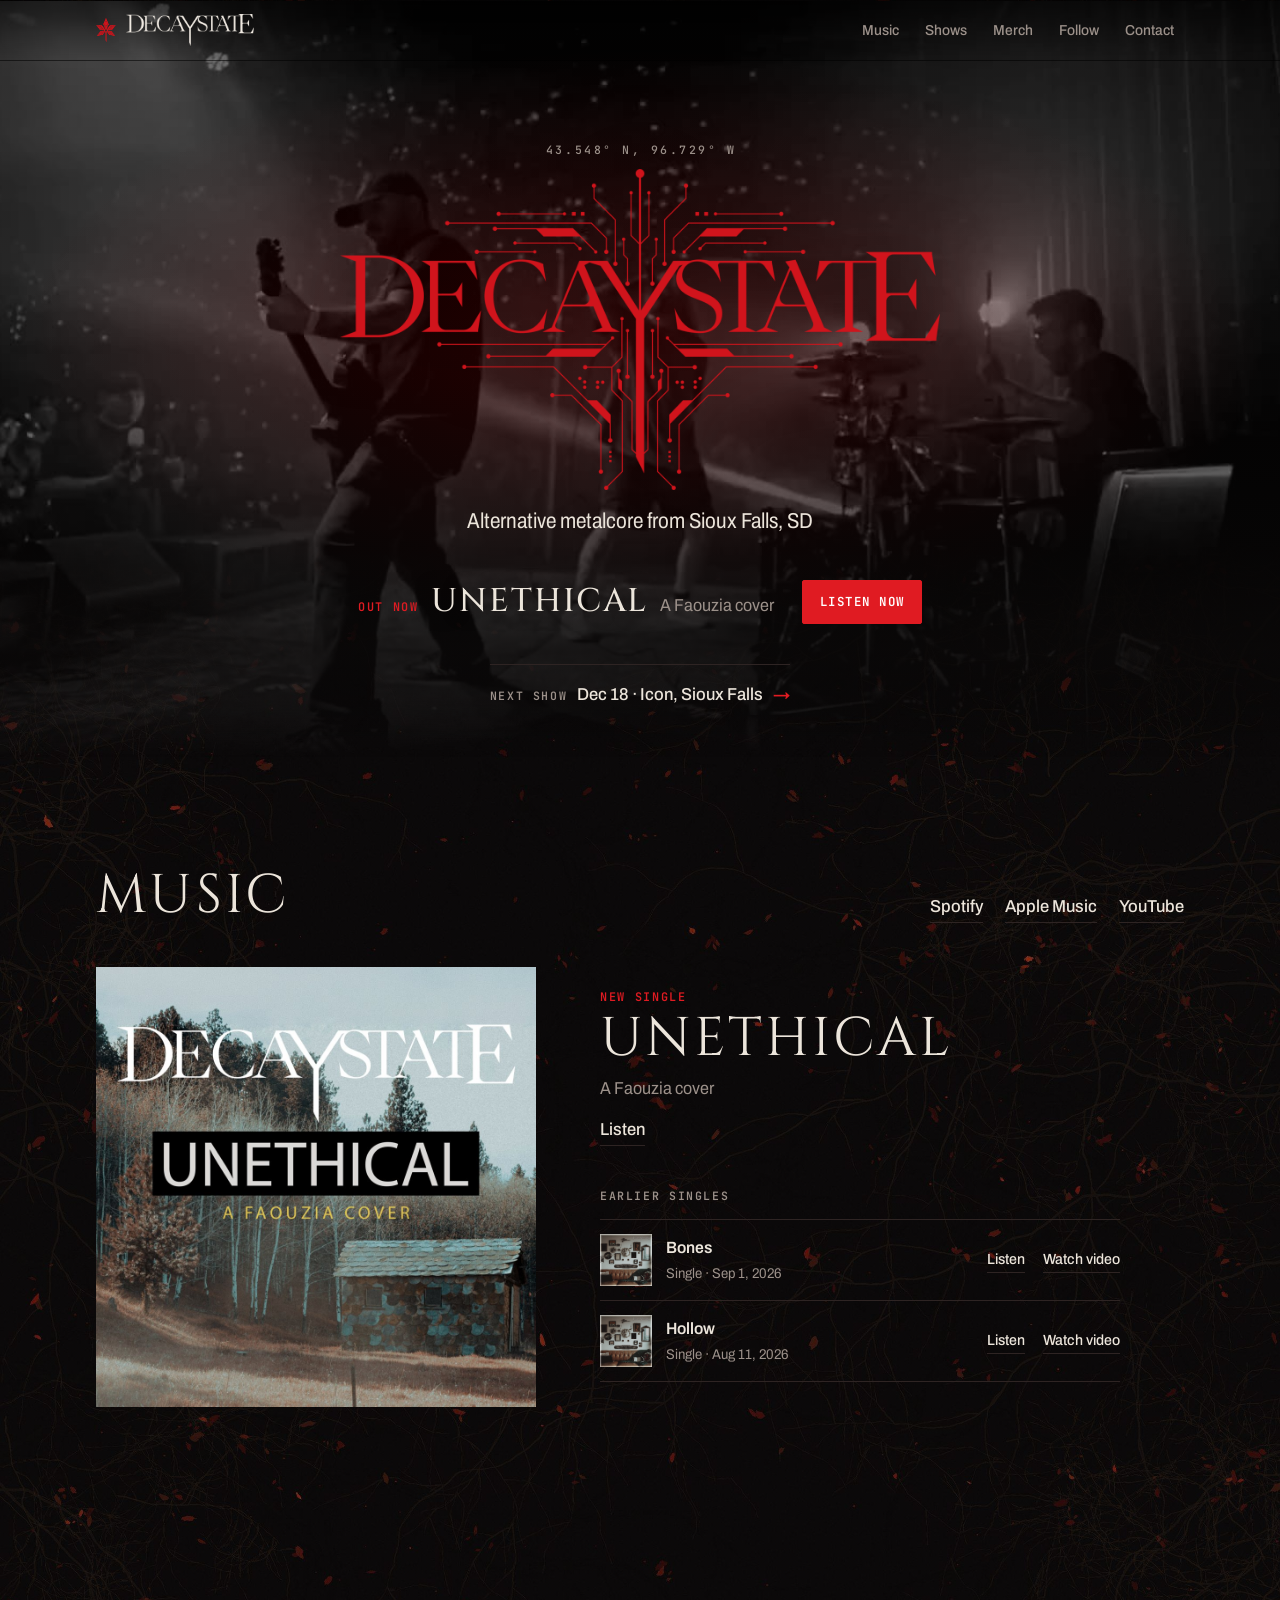
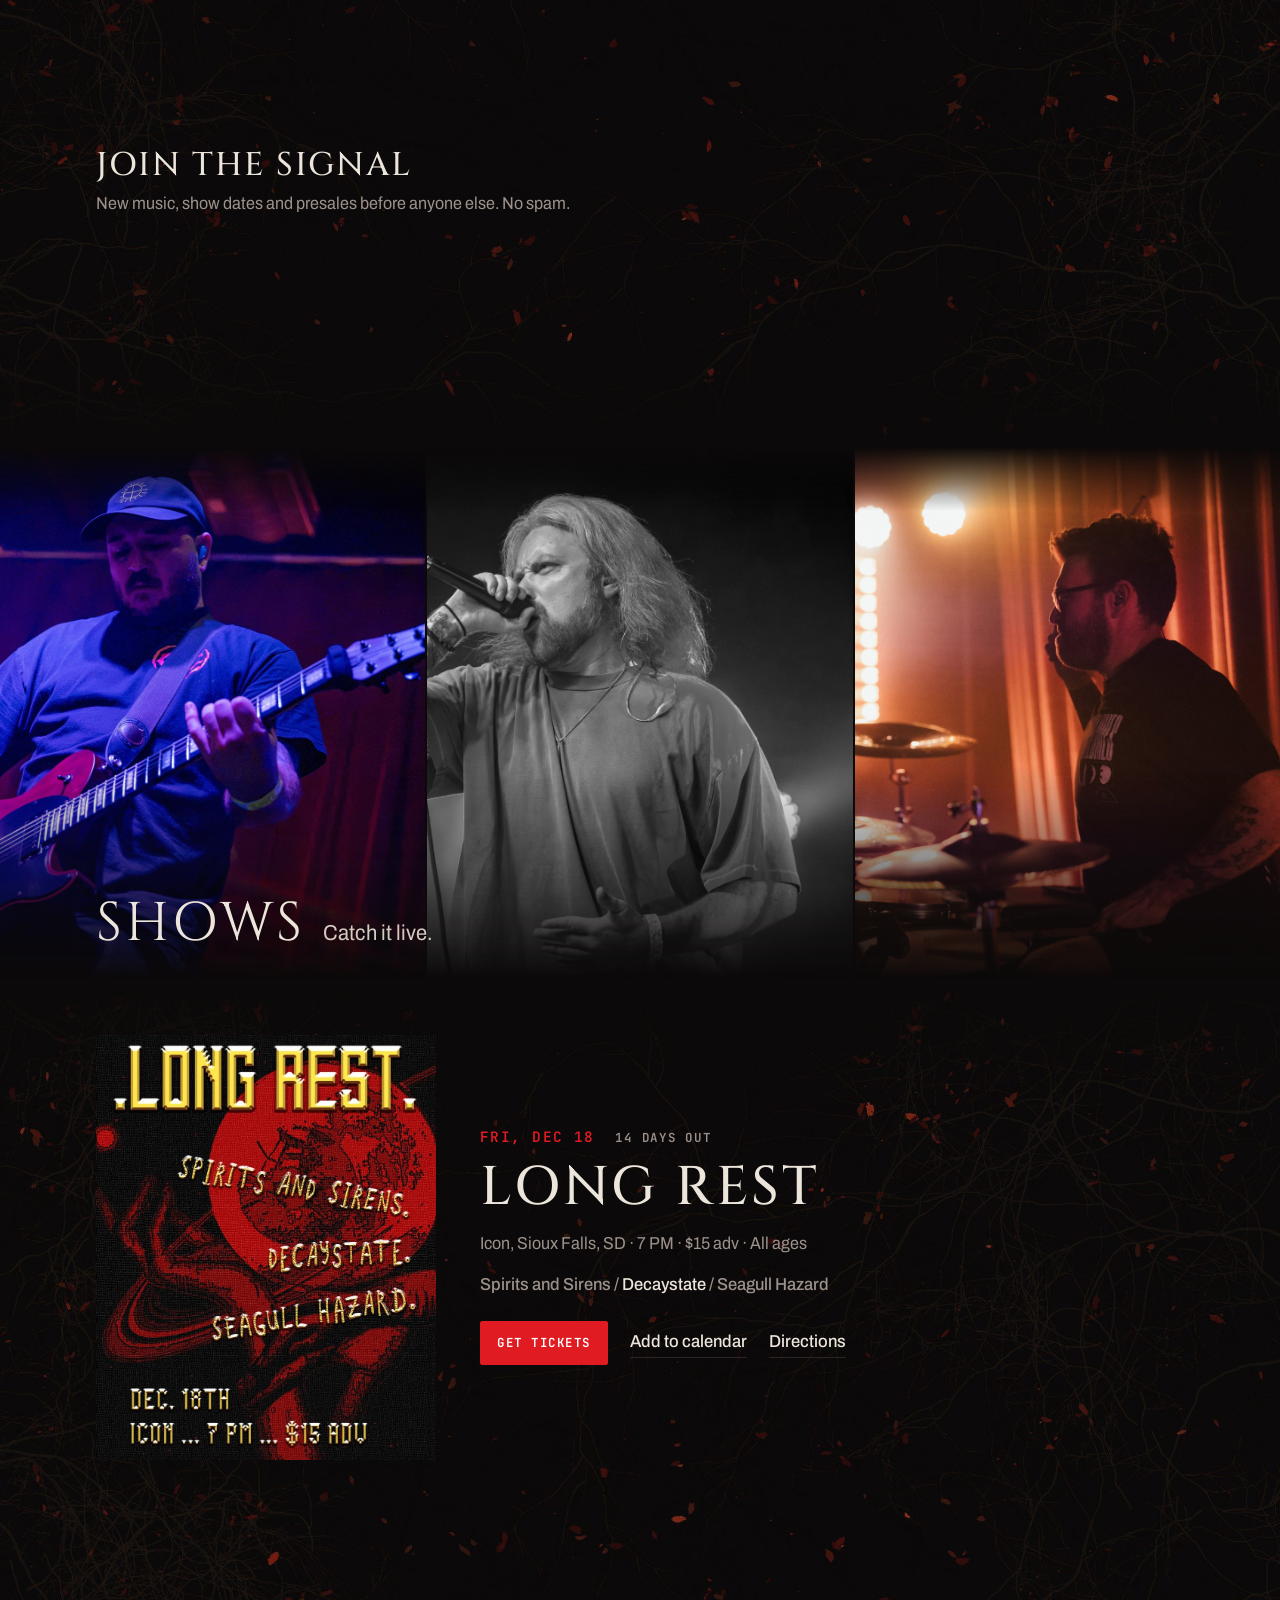
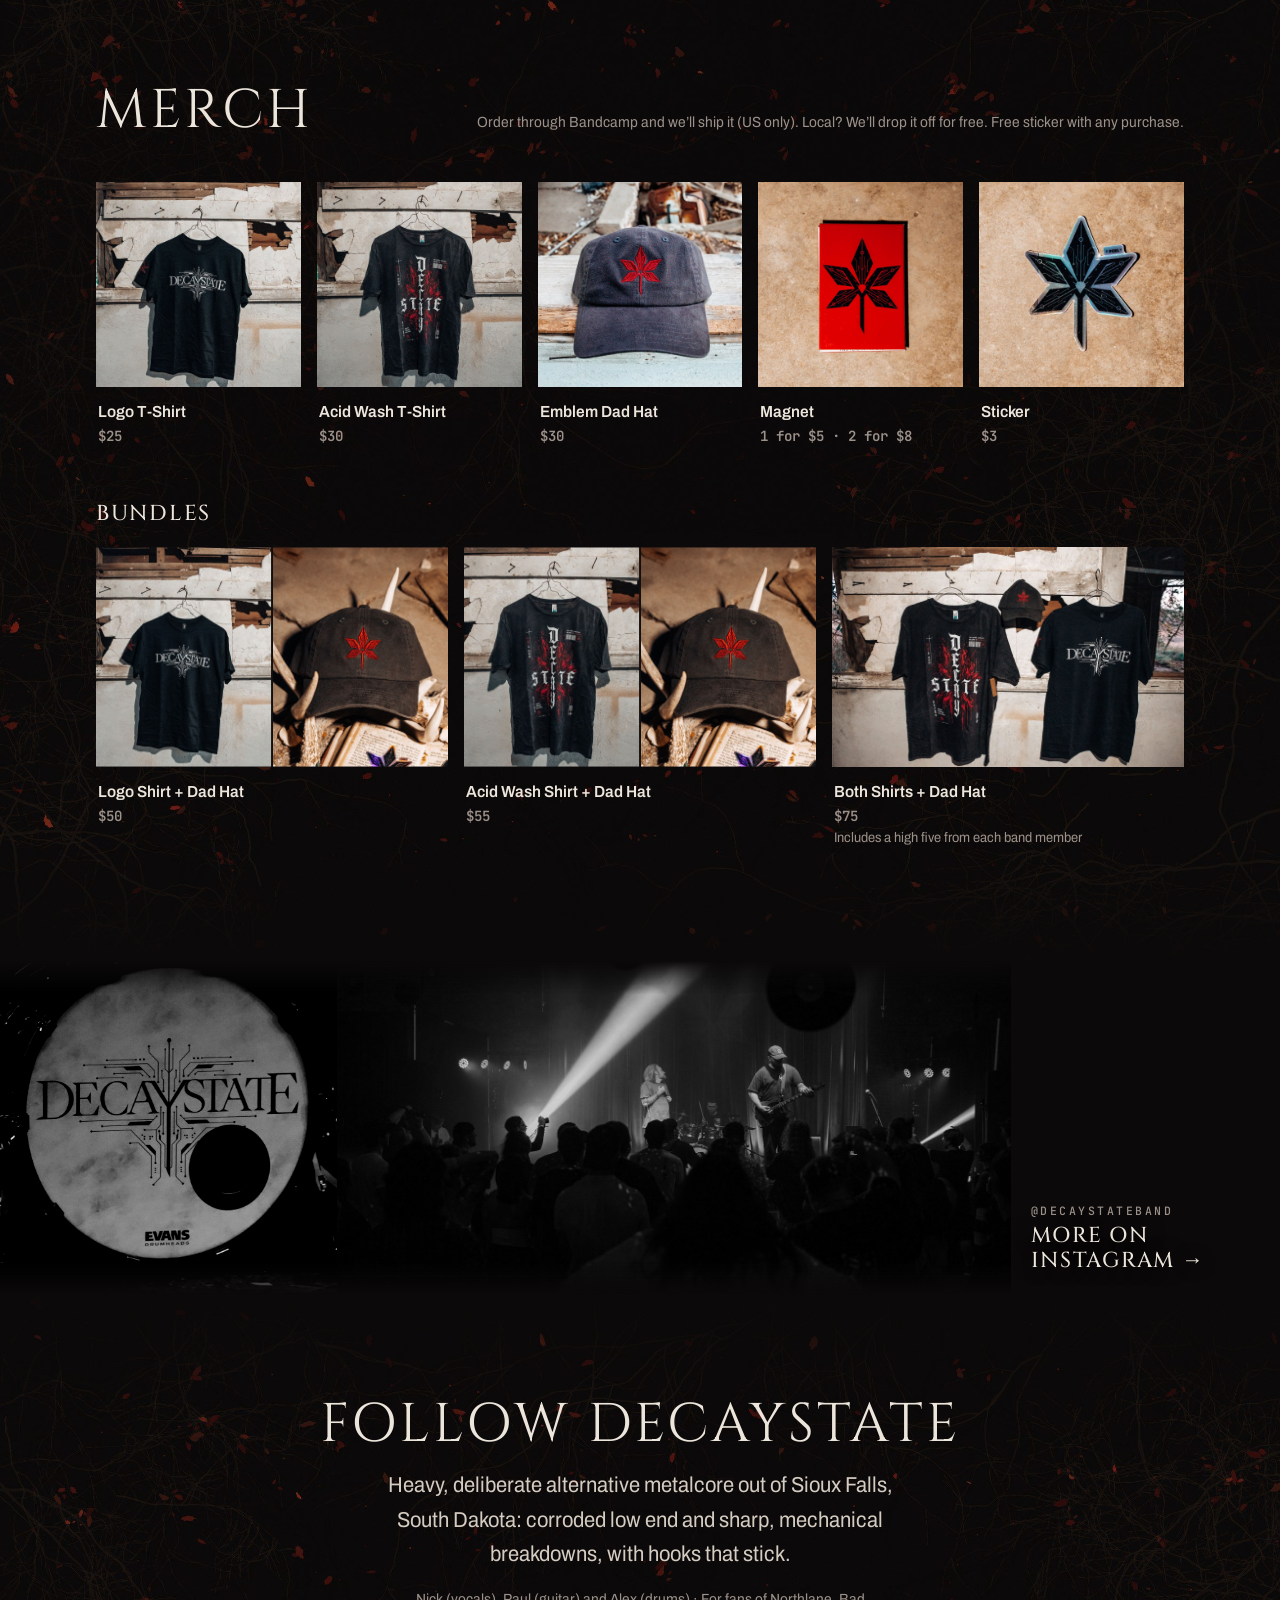
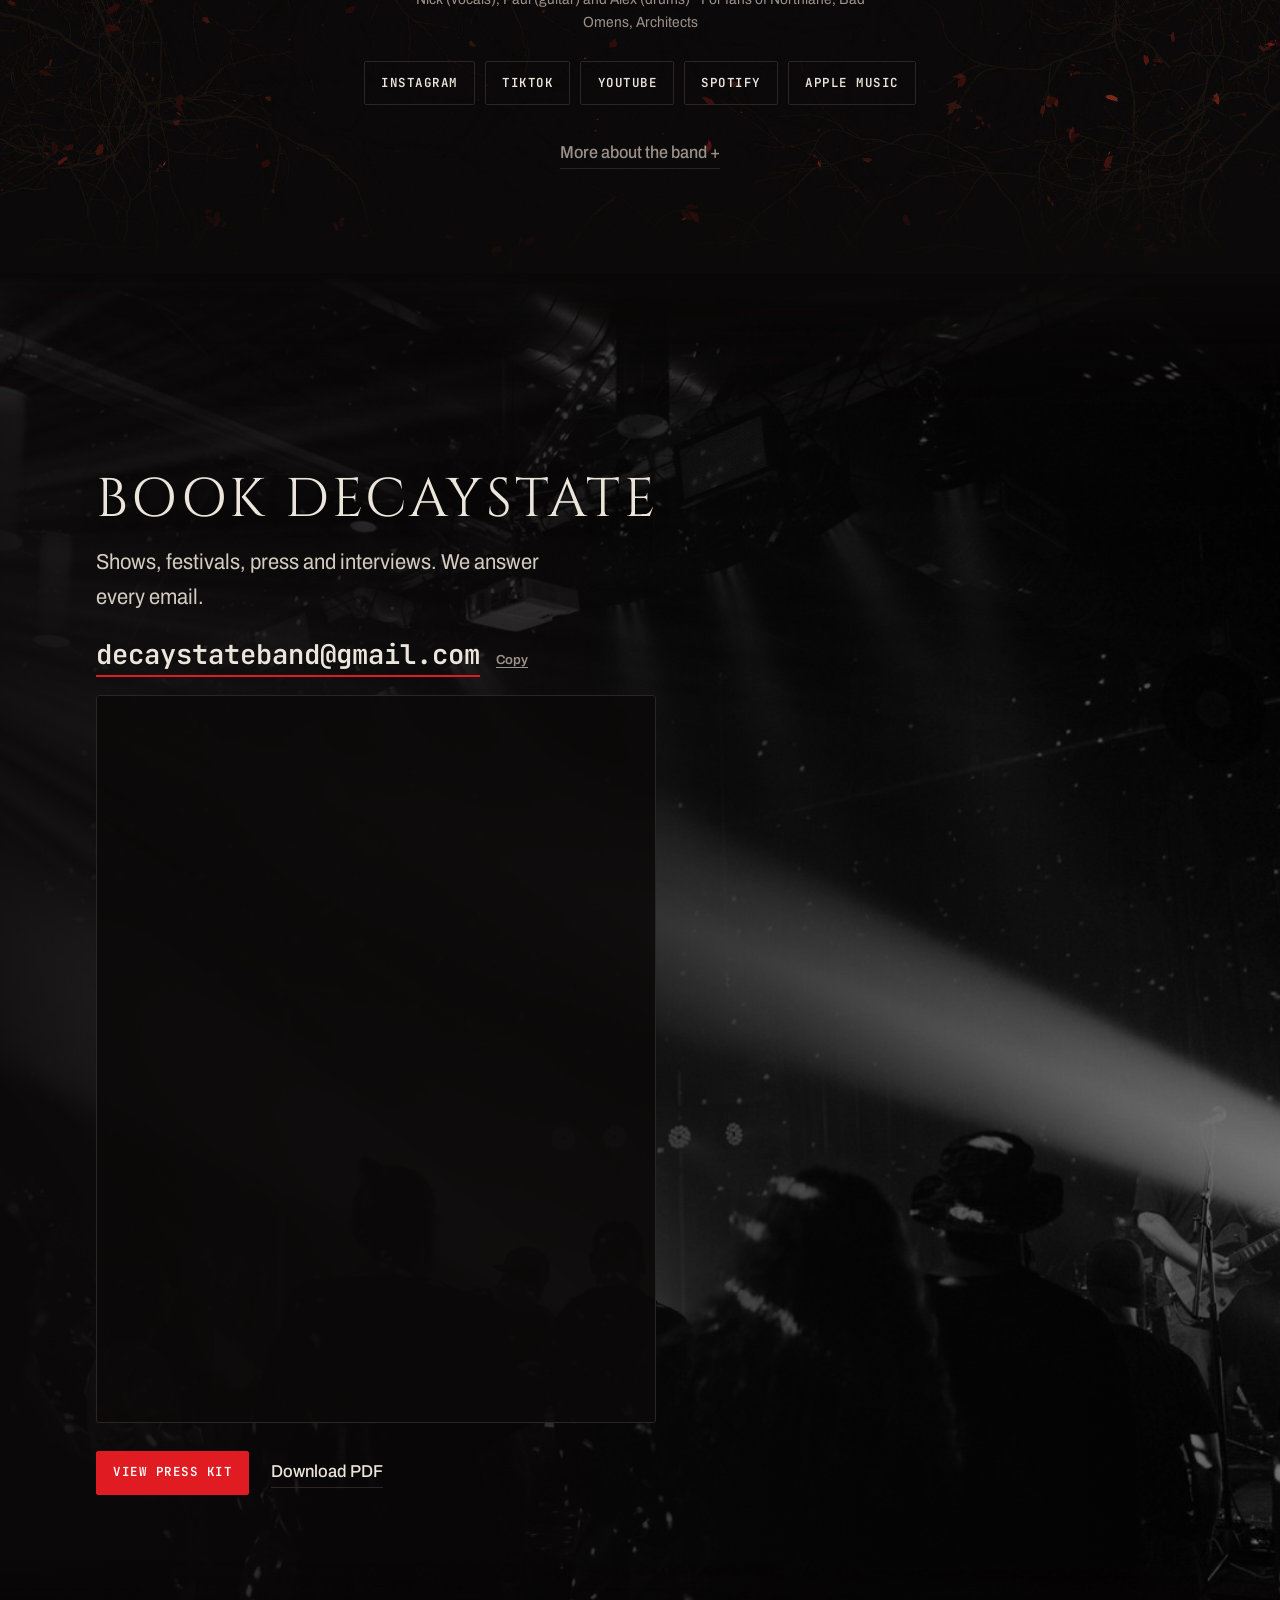
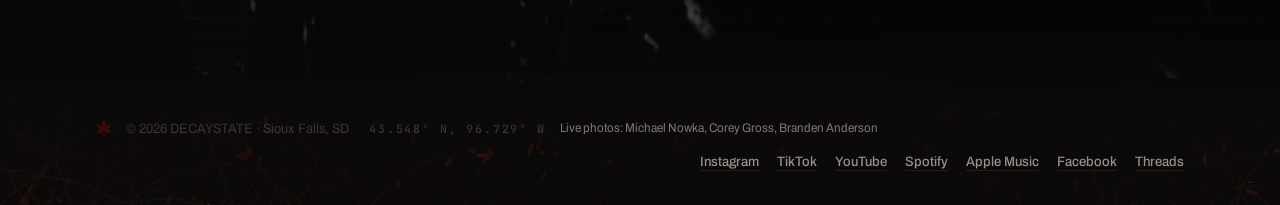
<file: index.html>
<!doctype html>
<html lang="en">
<head>
<meta charset="utf-8">
<meta name="viewport" content="width=device-width, initial-scale=1, viewport-fit=cover">
<title>DECAYSTATE | Alternative Metalcore from Sioux Falls, SD</title>
<meta name="claude:viewport-fit-sides" content="cover">
<meta name="description" content="DECAYSTATE is an alternative metalcore band from Sioux Falls, SD. New single “Unethical” (Faouzia cover) out now. Music, shows, merch and booking.">
<meta property="og:type" content="website">
<meta property="og:site_name" content="DECAYSTATE">
<meta property="og:title" content="DECAYSTATE | Alternative Metalcore from Sioux Falls, SD">
<meta property="og:description" content="New single “Unethical” out now. Shows, merch and booking.">
<link rel="canonical" href="https://decaystateband.com/">
<meta property="og:url" content="https://decaystateband.com/">
<meta property="og:image" content="https://decaystateband.com/assets/img/share.jpg?v=20261102">
<meta property="og:image:width" content="1200">
<meta property="og:image:height" content="630">
<meta name="twitter:card" content="summary_large_image">
<meta name="theme-color" content="#0b0909">
<link rel="icon" href="favicon.png">
<link rel="preconnect" href="https://fonts.googleapis.com">
<link rel="preconnect" href="https://fonts.gstatic.com" crossorigin>
<link rel="stylesheet" href="https://fonts.googleapis.com/css2?family=Archivo:wdth,wght@75..100,400..800&family=Cinzel:wght@400;500;700&family=JetBrains+Mono:wght@400;600&display=swap">
<link rel="stylesheet" href="assets/css/style.css?v=20261103f">
<script type="application/ld+json">
{
 "@context": "https://schema.org",
 "@type": "MusicGroup",
 "@id": "https://decaystateband.com/#band",
 "name": "DECAYSTATE",
 "url": "https://decaystateband.com/",
 "description": "Alternative metalcore band from Sioux Falls, South Dakota.",
 "genre": [
  "Alternative metalcore",
  "Metalcore",
  "Alternative metal"
 ],
 "image": "https://decaystateband.com/assets/img/share.jpg?v=20261102",
 "logo": "https://decaystateband.com/assets/img/logo-full-bright.png",
 "foundingDate": "2026",
 "foundingLocation": {
  "@type": "Place",
  "name": "Sioux Falls, South Dakota"
 },
 "email": "decaystateband@gmail.com",
 "member": [
  {
   "@type": "OrganizationRole",
   "roleName": "Vocals",
   "member": {
    "@type": "Person",
    "name": "Nick"
   }
  },
  {
   "@type": "OrganizationRole",
   "roleName": "Guitar",
   "member": {
    "@type": "Person",
    "name": "Paul"
   }
  },
  {
   "@type": "OrganizationRole",
   "roleName": "Drums",
   "member": {
    "@type": "Person",
    "name": "Alex"
   }
  }
 ],
 "sameAs": [
  "https://open.spotify.com/artist/7xYaNXIx3unPskGUKa6lCl",
  "https://music.apple.com/us/artist/decaystate/6791834499",
  "https://www.youtube.com/@decaystateband",
  "https://www.instagram.com/decaystateband",
  "https://www.tiktok.com/@decaystateband",
  "https://www.threads.net/@decaystateband",
  "https://linktr.ee/DECAYSTATE"
 ]
}
</script>
</head>
<body>

<a class="skip" href="#main">Skip to content</a>

<header class="nav" id="top">
  <div class="nav__in">
    <a class="nav__brand" href="#top" aria-label="DECAYSTATE home">
      <img src="assets/img/emblem-bright.png" alt="" width="22" height="27">
      <img class="nav__word" src="assets/img/logo-word-light.png" alt="DECAYSTATE" width="150" height="37">
    </a>
    <nav class="nav__links" aria-label="Sections">
      <a href="#music">Music</a>
      <a href="#shows">Shows</a>
      <a href="#merch">Merch</a>
      <a href="#follow">Follow</a>
      <a href="#contact">Contact</a>
    </nav>
    <button class="cartbtn" id="cartOpen" type="button" aria-label="Open cart">
      <span>Cart</span><b id="cartCount">0</b>
    </button>
  </div>
</header>

<main id="main">

  <!-- HERO -->
  <section class="hero" aria-label="Intro">
    <div class="hero__bg">
      <video id="heroVideo" muted loop playsinline preload="metadata" poster="assets/img/hero-poster.jpg"
        data-src="assets/video/hero.mp4" data-src-mobile="assets/video/hero-mobile.mp4"
        data-poster-mobile="assets/img/hero-poster-mobile.jpg" data-start="11.5" data-start-mobile="10" aria-label="Live footage of Decaystate at Icon"></video>
    </div>
    <div class="hero__veil" aria-hidden="true"></div>
    <div class="hero__frame" aria-hidden="true"><span class="hero__osd"><i></i>Live · Icon, Sioux Falls</span></div>
    <div class="hero__in">
      <p class="coords" data-coords></p>
      <h1 class="hero__logo"><img src="assets/img/logo-full-bright.png" alt="DECAYSTATE" width="1400" height="748"></h1>
      <p class="hero__tag"><span data-genre></span> from <span data-hometown></span></p>

      <div class="drop" id="drop">
        <p class="drop__line"><span class="drop__label" id="dropLabel">New single</span>
          <b id="dropTitle">Unethical</b> <span class="drop__note" id="dropNote">A Faouzia cover</span></p>
        <div class="count" id="count" aria-live="polite"></div>
        <div class="drop__cta" id="dropCta"></div>
      </div>
      <a class="hero__next" id="heroNext" href="#shows" hidden></a>
    </div>
  </section>

  <!-- MUSIC -->
  <section class="sec" id="music" aria-labelledby="musicH">
    <div class="wrap">
      <div class="sec__head">
        <h2 id="musicH">Music</h2>
        <p class="stream" id="streamLinks"></p>
      </div>
      <div class="releases" id="releases"></div>
    </div>
  </section>

  <!-- SIGNUP -->
  <section class="signup" id="signup" aria-labelledby="signupH" hidden>
    <div class="wrap signup__in">
      <div>
        <h2 id="signupH">Join The Signal</h2>
        <p>New music, show dates and presales before anyone else. No spam.</p>
      </div>
      <div class="signup__form ghl" id="signupForm"></div>
    </div>
  </section>

  <!-- SHOWS -->
  <section class="sec sec--ash sec--film" id="shows" aria-labelledby="showsH">
    <div class="film film--trio">
      <!-- One live still per member. To use a video clip instead, replace these three
           imgs with: <video id="liveVideo" muted loop playsinline preload="none"
           poster="assets/img/POSTER.jpg" data-src="assets/video/NEW-CLIP.mp4"></video> -->
      <img class="film__pane film__pane--gtr" src="assets/img/live-gtr.jpg" alt="Paul on guitar in red and blue stage light" loading="lazy" width="960" height="1200">
      <img class="film__pane film__pane--vox" src="assets/img/live-vox.jpg" alt="Nick singing, in black and white" loading="lazy" width="960" height="1200">
      <img class="film__pane film__pane--drm" src="assets/img/live-drm.jpg" alt="Alex behind the kit in warm orange stage light" loading="lazy" width="960" height="1200">
      <div class="wrap film__cap"><h2 id="showsH">Shows</h2><p>Catch it live.</p></div>
    </div>
    <div class="wrap">
      <div id="upcoming"></div>
    </div>
  </section>

  <!-- MERCH -->
  <section class="sec" id="merch" aria-labelledby="merchH">
    <div class="wrap">
      <div class="sec__head">
        <h2 id="merchH">Merch</h2>
        <p class="perk">Order through Bandcamp and we’ll ship it (US only). Local? We’ll drop it off for free. <span id="perk"></span></p>
      </div>
      <div class="shop" id="shop"></div>
      <h3 class="sub">Bundles</h3>
      <div class="shop shop--bundles" id="bundles"></div>
    </div>
  </section>

  <!-- PHOTOS -->
  <section class="strip" aria-label="Live photos">
    <div class="strip__track">
      <img src="assets/img/photo-0284.jpg" alt="Decaystate kick drum head" loading="lazy" width="1400" height="931">
      <img class="strip__wide" src="assets/img/crowd-wide.jpg" alt="Decaystate on stage at Icon, seen from the crowd" loading="lazy" width="1400" height="933">
      <a class="strip__more" id="igMore" href="#" target="_blank" rel="noopener"><span class="coords">@decaystateband</span><b>More on Instagram →</b></a>
    </div>
  </section>

  <!-- FOLLOW -->
  <section class="follow" id="follow" aria-labelledby="followH">
    <div class="wrap follow__in">
      <h2 id="followH">Follow DECAYSTATE</h2>
      <p class="follow__bio">Heavy, deliberate alternative metalcore out of Sioux Falls, South Dakota: corroded low end and sharp, mechanical breakdowns, with hooks that stick.</p>
      <p class="follow__line" id="followLine"></p>
      <div class="follow__links" id="followLinks"></div>
      <details class="follow__more">
        <summary>More about the band</summary>
        <p>DECAYSTATE formed in early 2026 from seasoned musicians in the Sioux Falls scene: Nick on vocals, Paul on guitar and Alex on drums. Since their first show at Icon in September, they’ve played multiple dates, including support slots with Mirrorcell, Opal in Sky and Levels.</p>
        <p>The singles <i>Hollow</i> and <i>Bones</i> are out now, a first look at where the band is headed, both sonically and visually. A cover of Faouzia’s <i>Unethical</i> followed in October, with more to come in 2027.</p>
        <p>Live, the band runs its own in-ear monitor rig and brings 15+ years of live experience to every set.</p>
        <p>“One for your playlists!” <span class="muted">Hypernova Radio, on <i>Hollow</i></span></p>
      </details>
    </div>
  </section>

</main>

<!-- BOOKING -->
<section class="book" id="contact" aria-labelledby="bookH">
  <img class="book__bg" src="assets/img/book-bg.jpg" alt="" loading="lazy">
  <div class="wrap book__in">
    <h2 class="book__h" id="bookH">Book DECAYSTATE</h2>
    <p class="book__p">Shows, festivals, press and interviews. We answer every email.</p>
    <div class="mail">
      <a class="mail__addr" id="mailLink" href="#"><span data-email></span></a>
      <button class="linkbtn" type="button" id="copyMail">Copy</button>
    </div>
    <div class="book__form ghl" id="bookForm" hidden></div>
    <div class="book__kit">
      <a class="btn" href="epk.html" data-track="epk-view">View press kit</a>
      <a class="tlink" href="assets/epk/Decaystate_EPK.pdf?v=20261103" download data-track="epk-download">Download PDF</a>
    </div>
  </div>
</section>

<footer class="foot">
  <div class="wrap foot__in">
    <img src="assets/img/emblem-bright.png" alt="" width="16" height="19">
    <span>© <span id="year"></span> DECAYSTATE · <span data-hometown></span></span>
    <span class="coords coords--foot" data-coords></span>
    <span class="credit">Live photos: Michael Nowka, Corey Gross, Branden Anderson</span>
    <ul class="social" id="social"></ul>
  </div>
</footer>

<!-- CART DRAWER -->
<div class="scrim" id="scrim" hidden></div>
<aside class="drawer" id="drawer" aria-label="Cart" aria-hidden="true">
  <div class="drawer__head">
    <h2>Your cart</h2>
    <button class="x" type="button" id="cartClose" aria-label="Close cart">×</button>
  </div>
  <div class="drawer__body" id="cartBody"></div>
  <div class="drawer__foot" id="cartFoot"></div>
</aside>

<!-- PRODUCT / CHECKOUT / FLYER DIALOG -->
<div class="modal" id="modal" role="dialog" aria-modal="true" aria-labelledby="modalTitle" hidden>
  <div class="modal__card" id="modalCard"></div>
</div>

<div class="toast" id="toast" role="status" aria-live="polite"></div>

<script src="assets/js/config.js?v=20261103e"></script>
<script src="assets/js/main.js?v=20261103d"></script>
</body>
</html>
</file>
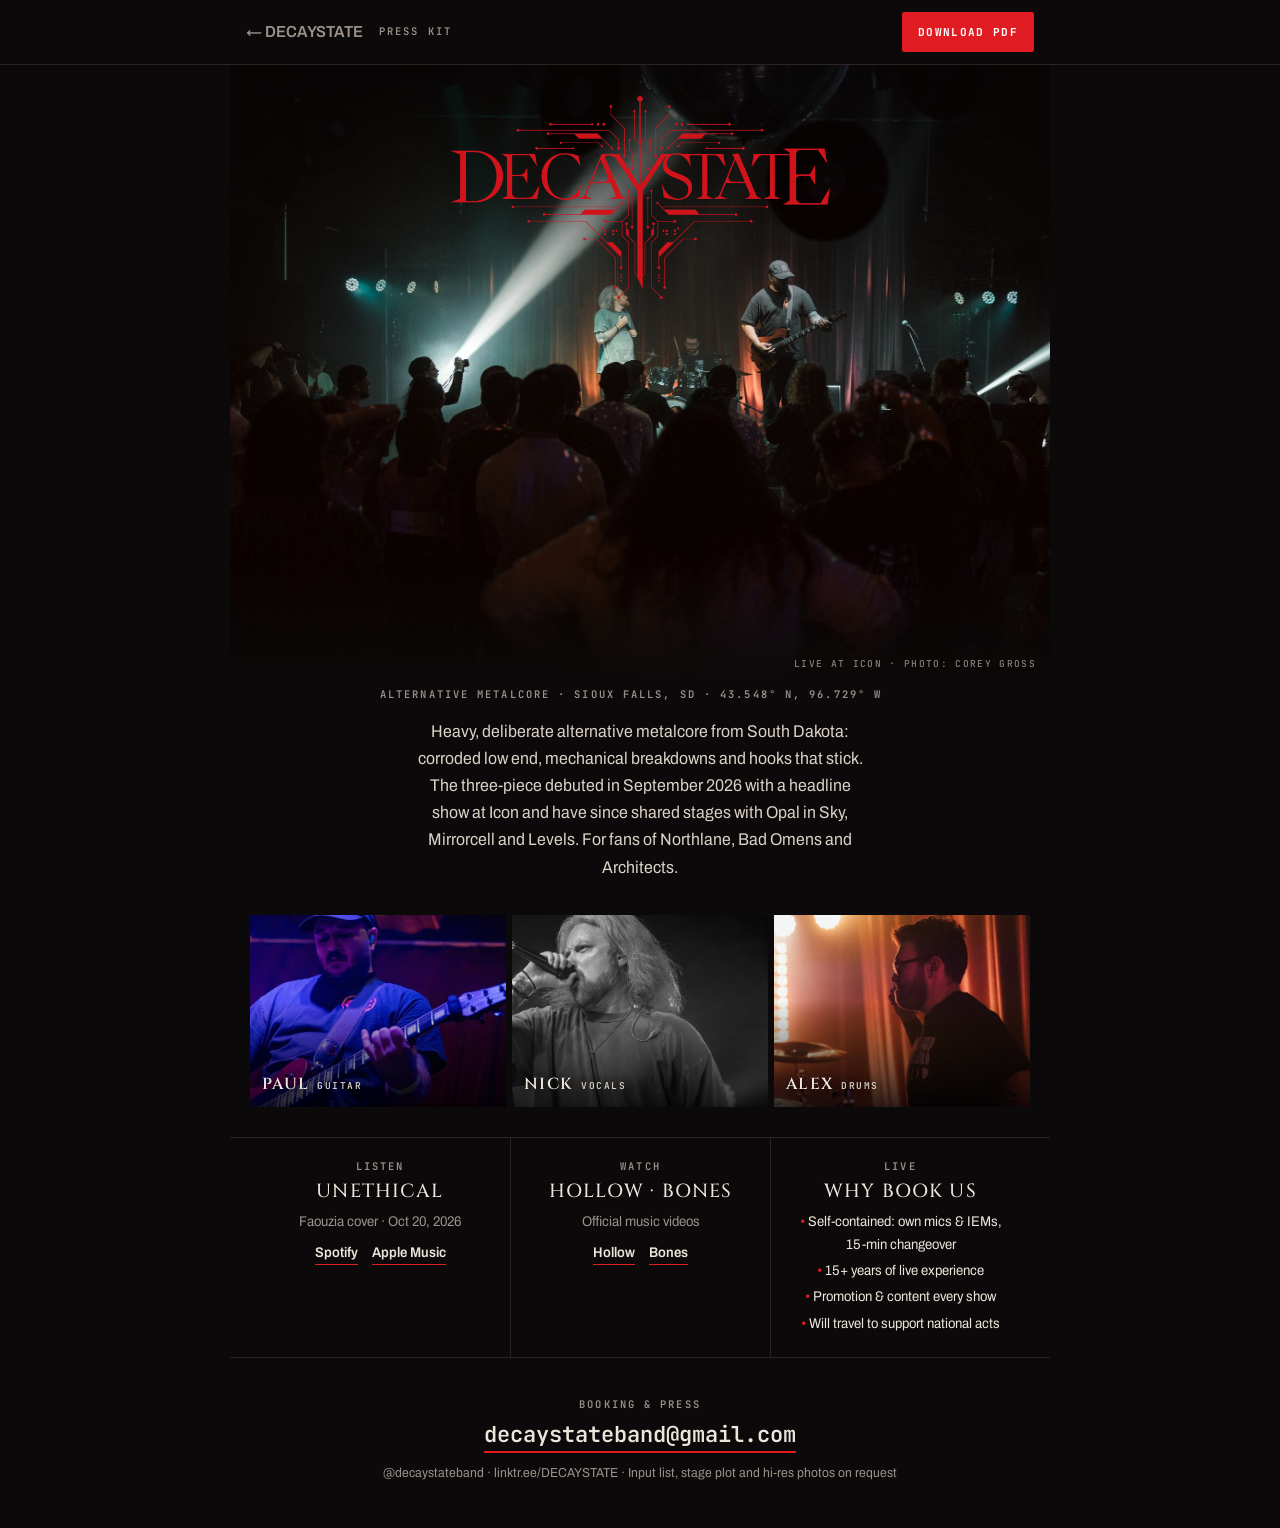
<file: epk.html>
<!doctype html>
<html lang="en">
<head>
<meta charset="utf-8">
<meta name="viewport" content="width=device-width, initial-scale=1, viewport-fit=cover">
<title>DECAYSTATE EPK</title>
<meta name="claude:viewport-fit-sides" content="cover">
<meta name="description" content="DECAYSTATE press kit: alternative metalcore from Sioux Falls, SD.">
<meta name="robots" content="noindex">
<link rel="canonical" href="https://decaystateband.com/epk.html">
<meta property="og:type" content="website">
<meta property="og:title" content="DECAYSTATE Press Kit">
<meta property="og:description" content="Alternative metalcore from Sioux Falls, SD. Music, live photos and booking contact.">
<meta property="og:url" content="https://decaystateband.com/epk.html">
<meta property="og:image" content="https://decaystateband.com/assets/img/share.jpg?v=20261102">
<meta name="twitter:card" content="summary_large_image">
<link rel="icon" href="favicon.png">
<link rel="preconnect" href="https://fonts.googleapis.com">
<link rel="preconnect" href="https://fonts.gstatic.com" crossorigin>
<link rel="stylesheet" href="https://fonts.googleapis.com/css2?family=Archivo:ital,wdth,wght@0,75..100,400..800;1,75..100,400..800&family=Cinzel:wght@400;500;700&family=JetBrains+Mono:wght@400;600&display=swap">
<style>
/* Layout concept: one page, read top to bottom in ten seconds.
   Photo, name, three sentences, three links, one email. Prints as a single Letter page. */
:root {
  --void: #0b0909; --line: #2b2221; --bone: #ece5db; --smoke: #9c918a; --signal: #e01b22;
  --f-display: "Cinzel", "Trajan Pro", Georgia, serif;
  --f-body: "Archivo", "Helvetica Neue", Arial, sans-serif;
  --f-mono: "JetBrains Mono", ui-monospace, Menlo, monospace;
  color-scheme: dark;
}
* { box-sizing: border-box; }
html, body { background: var(--void); }
body { margin: 0; color: var(--bone); font: 400 16px/1.6 var(--f-body); font-stretch: 92%; -webkit-font-smoothing: antialiased; }
img { display: block; max-width: 100%; }
a { color: inherit; text-decoration: none; }
p, h1, h2 { margin: 0; }
.mono { font: 600 10.5px/1.3 var(--f-mono); letter-spacing: .2em; text-transform: uppercase; color: var(--smoke); }

body::before { content: ""; position: fixed; inset: 0 0 auto; height: env(safe-area-inset-top, 0px); z-index: 6; background: var(--void); }
.bar { position: sticky; top: env(safe-area-inset-top, 0px); z-index: 5; background: var(--void); border-bottom: 1px solid var(--line); }
.bar__in { max-width: 820px; margin-inline: auto; padding: 12px max(16px, env(safe-area-inset-right, 0px)) 12px max(16px, env(safe-area-inset-left, 0px));
  display: flex; align-items: center; gap: 16px; }
.bar__in .back { color: var(--smoke); font-weight: 600; white-space: nowrap; }
@media (max-width: 480px) { .bar__in > .mono { display: none; } }
.bar__in .back:hover { color: var(--bone); }
.btn { margin-left: auto; display: inline-flex; align-items: center; min-height: 40px; padding: 0 16px; background: var(--signal); color: #fff;
  font: 700 11px/1 var(--f-mono); letter-spacing: .12em; text-transform: uppercase; border-radius: 2px; }
.btn:hover { background: #ff2a31; }

.sheet { max-width: 820px; margin: 0 auto; position: relative; }
.pad { padding-left: max(20px, env(safe-area-inset-left, 0px)); padding-right: max(20px, env(safe-area-inset-right, 0px)); }

.photo { position: relative; aspect-ratio: 4 / 3; overflow: hidden; background: #000; }
.photo img.shot { width: 100%; height: 100%; object-fit: cover; object-position: 50% 8%; filter: saturate(.9) contrast(1.06) brightness(1.08); }
.photo::after { content: ""; position: absolute; inset: 0;
  background: linear-gradient(180deg, rgba(5,4,4,.8) 0%, rgba(5,4,4,.25) 32%, rgba(5,4,4,0) 46%, rgba(11,9,9,0) 82%, var(--void) 100%); }
.name { position: absolute; z-index: 1; left: 0; right: 0; top: 5%; display: grid; justify-items: center; gap: 12px; text-align: center; }
.name img { width: min(380px, 70%); filter: drop-shadow(0 4px 24px rgba(0,0,0,.7)); }
.name .mono { padding-left: .2em; color: #cfc6bc; }
.cap { position: absolute; z-index: 1; right: 14px; bottom: 12px; font: 500 9.5px/1 var(--f-mono); letter-spacing: .14em; text-transform: uppercase; color: rgba(236,229,219,.55); }

.members { display: grid; grid-template-columns: repeat(3, minmax(0, 1fr)); gap: 6px; margin-top: 34px; }
.members figure { margin: 0; position: relative; }
.members img { width: 100%; aspect-ratio: 4 / 3; object-fit: cover; object-position: 50% 30%; }
.members figure::after { content: ""; position: absolute; inset: 45% 0 0; background: linear-gradient(180deg, transparent, rgba(0,0,0,.82)); }
.members figcaption { position: absolute; z-index: 1; left: 12px; bottom: 13px; display: flex; gap: 8px; align-items: baseline; text-shadow: 0 1px 10px rgba(0,0,0,.9); }
.members figcaption b { font: 600 16px/1.2 var(--f-display); letter-spacing: .08em; text-transform: uppercase; }
.members figcaption span { font: 600 9.5px/1 var(--f-mono); letter-spacing: .16em; text-transform: uppercase; color: #d6cdc3; }

.tag { text-align: center; margin-top: 8px; padding-left: .2em; }
.bio { max-width: 54ch; margin: 16px auto 0; text-align: center; font-size: 17px; line-height: 1.6; color: #d9d0c6; }
.bio b { color: var(--bone); font-weight: 600; }

.trio { display: grid; grid-template-columns: repeat(3, minmax(0, 1fr)); margin-top: 30px; border-top: 1px solid var(--line); border-bottom: 1px solid var(--line); }
.trio > div { padding: 22px 18px; display: grid; gap: 8px; align-content: start; text-align: center; }
.trio > div + div { border-left: 1px solid var(--line); }
.trio .big { font: 500 19px/1.15 var(--f-display); letter-spacing: .06em; text-transform: uppercase; }
.trio .small { font-size: 14px; color: var(--smoke); }
.trio a.small { color: var(--bone); }
.trio a:hover { color: #fff; }
.trio .links { display: flex; flex-wrap: wrap; justify-content: center; gap: 4px 14px; font-size: 14px; font-weight: 600; }
.trio .links a { border-bottom: 1px solid var(--signal); }
.offer { list-style: none; margin: 0; padding: 0; display: grid; gap: 4px; font-size: 14px; color: var(--bone); }
.offer li::before { content: "\2022\00a0"; color: var(--signal); }

.contact { margin-top: 40px; padding-bottom: 44px; display: grid; justify-items: center; gap: 10px; text-align: center; }
.contact .mail { font: 600 22px/1.2 var(--f-mono); border-bottom: 2px solid var(--signal); padding-bottom: 3px; overflow-wrap: anywhere; }
.contact .note { font-size: 13px; color: var(--smoke); }

@media (max-width: 640px) {
  .photo { aspect-ratio: 4 / 5; }
  .photo img.shot { object-position: 50% 30%; }
  .members figcaption b { font-size: 12px; }
  .members figcaption span { display: none; }
  .trio { grid-template-columns: 1fr; }
  .trio > div + div { border-left: 0; border-top: 1px solid var(--line); }
  .contact .mail { font-size: 17px; }
}

/* ---- print: one Letter page ---- */
@page { size: 8.5in 11in; margin: 0; }
@media print {
  html, body { -webkit-print-color-adjust: exact; print-color-adjust: exact; }
  .bar, body::before { display: none; }
  .sheet { width: 8.5in; height: 11in; max-width: none; margin: 0; overflow: hidden; }
  .pad { padding-left: .7in; padding-right: .7in; }
  .photo { aspect-ratio: auto; height: 4.4in; }
  .name { top: .3in; gap: .08in; }
  .name img { width: 3.1in; }
  .members { margin-top: .22in; gap: .05in; }
  .members img { aspect-ratio: auto; height: 1.38in; }
  .bio { margin-top: .12in; font-size: 14px; line-height: 1.55; max-width: 6.4in; }
  .trio { margin-top: .16in; }
  .trio > div { padding: .12in .14in; }
  .offer { font-size: 12.5px; gap: 2px; }
  .offer li { text-wrap: balance; }
  .contact { position: absolute; left: 0; right: 0; bottom: .5in; margin: 0; padding-bottom: 0; }
}
</style>
</head>
<body>

<div class="bar"><div class="bar__in">
  <a class="back" href="./">← DECAYSTATE</a>
  <span class="mono">Press kit</span>
  <a class="btn" href="assets/epk/Decaystate_EPK.pdf?v=20261103" download data-goatcounter-click="epk-page-pdf-download" data-goatcounter-title="EPK page: Download PDF">Download PDF</a>
</div></div>

<main class="sheet">
  <div class="photo">
    <img class="shot" src="assets/img/epk-cover.jpg" alt="Decaystate on stage at Icon in Sioux Falls, seen from the crowd">
    <div class="name pad">
      <img src="assets/img/logo-full-bright.png" alt="DECAYSTATE">
    </div>
    <p class="cap">Live at Icon · Photo: Corey Gross</p>
  </div>

  <p class="mono tag pad">Alternative Metalcore · Sioux Falls, SD · 43.548° N, 96.729° W</p>
  <p class="bio pad">Heavy, deliberate alternative metalcore from South Dakota: corroded low end, mechanical breakdowns and hooks that stick. The three-piece debuted in September 2026 with a headline show at Icon and have since shared stages with Opal in Sky, Mirrorcell and Levels. For fans of Northlane, Bad Omens and Architects.</p>

  <div class="members pad">
    <figure><img src="assets/img/epk-gtr.jpg" alt="Paul on guitar"><figcaption><b>Paul</b><span>Guitar</span></figcaption></figure>
    <figure><img src="assets/img/epk-vox.jpg" alt="Nick singing"><figcaption><b>Nick</b><span>Vocals</span></figcaption></figure>
    <figure><img src="assets/img/epk-drm.jpg" alt="Alex on drums"><figcaption><b>Alex</b><span>Drums</span></figcaption></figure>
  </div>

  <div class="trio pad">
    <div>
      <p class="mono">Listen</p>
      <p class="big">Unethical</p>
      <p class="small">Faouzia cover · Oct 20, 2026</p>
      <p class="links"><a href="https://open.spotify.com/album/4z0bm4hQK81RxLU7dVUUcc" data-goatcounter-click="epk-spotify">Spotify</a><a href="https://music.apple.com/us/artist/decaystate/6791834499" data-goatcounter-click="epk-apple-music">Apple Music</a></p>
    </div>
    <div>
      <p class="mono">Watch</p>
      <p class="big">Hollow · Bones</p>
      <p class="small">Official music videos</p>
      <p class="links"><a href="https://www.youtube.com/watch?v=QIzoH4O_Kco" data-goatcounter-click="epk-video-hollow">Hollow</a><a href="https://www.youtube.com/watch?v=JucNUIaQVwE" data-goatcounter-click="epk-video-bones">Bones</a></p>
    </div>
    <div>
      <p class="mono">Live</p>
      <p class="big">Why book us</p>
      <ul class="offer">
        <li>Self-contained: own mics &amp; IEMs, 15-min changeover</li>
        <li>15+ years of live experience</li>
        <li>Promotion &amp; content every show</li>
        <li>Will travel to support national acts</li>
      </ul>
    </div>
  </div>

  <div class="contact pad">
    <p class="mono">Booking &amp; press</p>
    <a class="mail" href="mailto:decaystateband@gmail.com" data-goatcounter-click="epk-booking-email">decaystateband@gmail.com</a>
    <p class="note">@decaystateband · <a href="https://linktr.ee/DECAYSTATE">linktr.ee/DECAYSTATE</a> · Input list, stage plot and hi-res photos on request</p>
  </div>
</main>

<script data-goatcounter="https://decaystate.goatcounter.com/count" async src="https://gc.zgo.at/count.js"></script>
</body>
</html>
</file>
<file: assets/css/style.css>
/* Layout concept: stage photos carry the mood; everything else stays quiet.
   One red accent, the logo's flared serif for names, a mono face only for small data. */
:root {
  --void:   #0b0909;   /* page */
  --ash:    #131010;   /* alternate band */
  --ash-2:  #1d1717;   /* raised surfaces */
  --line:   #2e2423;   /* hairlines */
  --bone:   #ece5db;   /* text */
  --smoke:  #9c918a;   /* muted text */
  --signal: #e01b22;   /* accent */
  --blood:  #9c0000;   /* logo red */

  --f-display: "Cinzel", "Trajan Pro", Georgia, serif;
  --f-body: "Archivo", "Helvetica Neue", Arial, sans-serif;
  --f-mono: "JetBrains Mono", ui-monospace, "SF Mono", Menlo, monospace;

  --s-1: .82rem;
  --s0: clamp(1rem, .96rem + .2vw, 1.08rem);
  --s1: clamp(1.15rem, 1.05rem + .4vw, 1.35rem);
  --s2: clamp(1.5rem, 1.25rem + 1vw, 2.1rem);
  --s3: clamp(2.1rem, 1.5rem + 2.4vw, 3.4rem);

  --gut-l: max(16px, env(safe-area-inset-left, 0px));
  --gut-r: max(16px, env(safe-area-inset-right, 0px));
  --nav-h: 60px;
  color-scheme: dark;
}

*, *::before, *::after { box-sizing: border-box; }
html { scroll-behavior: smooth; scroll-padding-top: calc(var(--nav-h) + 12px); background: var(--void); }
body {
  margin: 0; background: var(--void); color: var(--bone);
  font: 400 var(--s0)/1.6 var(--f-body); font-stretch: 92%;
  -webkit-font-smoothing: antialiased;
}
body::before { content: ""; position: fixed; inset: 0 0 auto; height: env(safe-area-inset-top, 0px); z-index: 60; background: var(--void); }
img { max-width: 100%; display: block; }
a { color: inherit; }
h1, h2, h3 { margin: 0; text-wrap: balance; }
p { margin: 0; }
i { font-style: italic; }
[hidden] { display: none !important; }
:focus-visible { outline: 2px solid var(--signal); outline-offset: 3px; }
.muted { color: var(--smoke); }

.skip { position: absolute; left: -999px; top: 8px; background: var(--signal); color: #fff; padding: 8px 12px; z-index: 100; }
.skip:focus { left: var(--gut-l); }
.wrap { max-width: 1120px; margin-inline: auto; padding-left: var(--gut-l); padding-right: var(--gut-r); }

/* ---------- links + buttons ---------- */
.tlink {
  color: var(--bone); text-decoration: none; font-weight: 600; font-stretch: 88%;
  border-bottom: 1px solid var(--line); padding-bottom: 1px; transition: border-color .15s, color .15s;
}
.tlink:hover { border-color: var(--signal); color: #fff; }
.linkbtn { background: none; border: 0; padding: 0; font: 600 .82rem/1 var(--f-body); color: var(--smoke); cursor: pointer; text-decoration: underline; text-underline-offset: 3px; }
.linkbtn:hover { color: var(--bone); }

.btn {
  display: inline-flex; align-items: center; justify-content: center; gap: .55em;
  min-height: 44px; padding: .7em 1.3em;
  font: 700 .78rem/1 var(--f-mono); letter-spacing: .12em; text-transform: uppercase;
  color: #fff; background: var(--signal); border: 1px solid var(--signal);
  text-decoration: none; cursor: pointer; border-radius: 2px; transition: background .15s, border-color .15s;
}
.btn:hover { background: #ff2a31; border-color: #ff2a31; }
.btn--ghost { background: transparent; color: var(--bone); border-color: var(--line); }
.btn--ghost:hover { background: var(--ash-2); border-color: var(--bone); }
.btn--sm { min-height: 36px; padding: .5em .9em; font-size: .72rem; }

/* ---------- nav ---------- */
.nav {
  position: sticky; top: env(safe-area-inset-top, 0px); z-index: 50;
  background: color-mix(in srgb, var(--void) 85%, transparent);
  backdrop-filter: blur(10px); -webkit-backdrop-filter: blur(10px);
}
.nav__in { height: var(--nav-h); max-width: 1120px; margin-inline: auto; padding-left: var(--gut-l); padding-right: var(--gut-r);
  display: flex; align-items: center; gap: 24px; }
.nav__brand { display: flex; align-items: center; gap: 10px; text-decoration: none; flex-shrink: 0; }
.nav__brand img:first-child { width: 20px; height: auto; }
.nav__word { width: 128px; height: auto; }
.nav__links { display: flex; gap: 6px; margin-left: auto; }
.nav__links a { font: 600 .9rem/1 var(--f-body); font-stretch: 88%; text-decoration: none; color: var(--smoke); padding: 10px; }
.nav__links a:hover { color: var(--bone); }
.cartbtn {
  display: inline-flex; align-items: center; gap: 8px; height: 36px; padding: 0 4px 0 10px;
  font: 600 .9rem/1 var(--f-body); font-stretch: 88%; color: var(--bone); background: none; border: 0; cursor: pointer;
}
.cartbtn b { min-width: 20px; height: 20px; display: grid; place-items: center; background: var(--signal); color: #fff; border-radius: 10px; font: 700 .7rem/1 var(--f-mono); padding: 0 5px; }

@media (max-width: 760px) {
  .nav { backdrop-filter: none; -webkit-backdrop-filter: none; background: var(--void); }
  .nav__in { justify-content: space-between; }
  .nav__links { position: fixed; left: 0; right: 0; bottom: 0; margin: 0; justify-content: space-around;
    background: var(--void); border-top: 1px solid var(--line);
    padding: 2px var(--gut-r) calc(2px + env(safe-area-inset-bottom, 0px)) var(--gut-l); z-index: 50; }
  .nav__links a { padding: 14px 6px; font-size: .85rem; }
  body { padding-bottom: 52px; }
}

/* ---------- hero ---------- */
.hero { position: relative; isolation: isolate; overflow: hidden; display: grid; align-items: end; min-height: min(84vh, 780px); }
.hero__bg { position: absolute; inset: 0; z-index: -2; }
.hero__bg { background: #000; }
.hero__bg video { width: 100%; height: 100%; object-fit: cover; object-position: 50% 40%; filter: brightness(.8); }
.hero__veil { position: absolute; inset: 0; z-index: -1;
  background:
    linear-gradient(180deg, rgba(11,9,9,.3) 0%, rgba(11,9,9,.15) 40%, rgba(11,9,9,.9) 86%, var(--void) 100%),
    radial-gradient(ellipse 70% 55% at 50% 45%, rgba(156,0,0,.32), rgba(156,0,0,0) 70%); }
.hero__in { width: 100%; max-width: 1120px; margin-inline: auto; padding: 120px var(--gut-r) 48px var(--gut-l);
  display: grid; gap: 14px; justify-items: center; text-align: center; }
.hero__logo img { width: min(600px, 90vw); height: auto; filter: drop-shadow(0 6px 30px rgba(0,0,0,.6)); }
.coords { font: 500 .72rem/1 var(--f-mono); letter-spacing: .22em; text-transform: uppercase; color: var(--smoke); font-variant-numeric: tabular-nums; }
.hero .coords { padding-left: .22em; }
.coords--foot { margin-left: 6px; letter-spacing: .16em; }
@media (max-width: 760px) { .coords--foot { margin-left: 0; } }
.hero__tag { font-size: var(--s1); font-stretch: 85%; color: var(--bone); }

.hero__next { margin-top: 26px; display: inline-flex; align-items: baseline; gap: 10px; color: var(--bone); text-decoration: none;
  font-weight: 600; font-stretch: 88%; border-top: 1px solid var(--line); padding-top: 16px; }
.hero__next span { font: 600 .72rem/1 var(--f-mono); letter-spacing: .14em; text-transform: uppercase; color: var(--smoke); }
.hero__next b { color: var(--signal); transition: transform .2s; }
.hero__next:hover b { transform: translateX(4px); }
.drop { margin-top: 28px; display: flex; flex-wrap: wrap; align-items: center; justify-content: center; gap: 14px 28px; }
.drop__line { display: flex; flex-wrap: wrap; align-items: baseline; justify-content: center; gap: 4px 12px; }
.drop__label { font: 600 .74rem/1 var(--f-mono); letter-spacing: .14em; text-transform: uppercase; color: var(--signal); }
.drop__line b { font: 700 var(--s2)/1 var(--f-display); letter-spacing: .04em; text-transform: uppercase; }
.drop__note { color: var(--smoke); }
.count { display: flex; gap: 10px; font: 600 1.05rem/1 var(--f-mono); font-variant-numeric: tabular-nums; color: var(--bone); }
.count small { font-size: .7em; color: var(--smoke); margin-left: 1px; }

/* ---------- sections ---------- */
.sec { padding-block: clamp(64px, 9vw, 112px); }
.sec--ash { background: var(--ash); }
.sec__head { display: flex; flex-wrap: wrap; align-items: baseline; justify-content: space-between; gap: 12px 24px; margin-bottom: clamp(28px, 4vw, 44px); }
.sec h2, .foot__h { font: 700 var(--s3)/1 var(--f-display); letter-spacing: .03em; text-transform: uppercase; }
.sub { font: 700 var(--s1)/1.2 var(--f-display); letter-spacing: .06em; text-transform: uppercase; margin: 56px 0 20px; }
.stream { display: flex; flex-wrap: wrap; gap: 8px 22px; }

/* ---------- music ---------- */
.releases { display: block; }
.feat { display: grid; grid-template-columns: minmax(0, 440px) minmax(0, 1fr); gap: clamp(20px, 5vw, 64px); align-items: center; }
.feat__art { display: block; overflow: hidden; background: var(--ash); }
.feat__art img { width: 100%; height: auto; aspect-ratio: 1; object-fit: cover; transition: transform .5s; }
.feat__art:hover img { transform: scale(1.03); }
.feat__body { display: grid; gap: 8px; min-width: 0; }
.feat__when { font: 600 .74rem/1 var(--f-mono); letter-spacing: .14em; text-transform: uppercase; color: var(--signal); }
.feat__t { font: 700 var(--s3)/1 var(--f-display); letter-spacing: .03em; text-transform: uppercase; }
.feat__note { color: var(--smoke); }
.rel__links { display: flex; flex-wrap: wrap; gap: 6px 18px; margin-top: 6px; }
.cat__h { margin-top: 36px; font: 600 .72rem/1 var(--f-mono); letter-spacing: .14em; text-transform: uppercase; color: var(--smoke); }
.cat { list-style: none; padding: 0; margin: 10px 0 0; display: grid; max-width: 520px; }
.cat__row { display: grid; grid-template-columns: 52px minmax(0, 1fr) auto; gap: 14px; align-items: center; padding: 14px 0; border-top: 1px solid var(--line); }
.cat__row:last-child { border-bottom: 1px solid var(--line); }
.cat__row img { width: 52px; height: 52px; object-fit: cover; filter: grayscale(.4) brightness(.85); }
.cat__main { display: grid; gap: 2px; min-width: 0; }
.cat__main b { font-weight: 700; font-stretch: 88%; font-size: 1.02rem; }
.cat__main span { color: var(--smoke); font-size: .88rem; }
.cat__row .rel__links { margin: 0; justify-content: flex-end; font-size: .92rem; }
@media (max-width: 760px) { .feat { grid-template-columns: 1fr; } .feat__art { max-width: 440px; } }
@media (max-width: 560px) {
  .cat__row { grid-template-columns: 44px minmax(0, 1fr); }
  .cat__row img { width: 44px; height: 44px; }
  .cat__row .rel__links { grid-column: 2; justify-content: flex-start; }
}

/* ---------- shows ---------- */
.sec--film { padding-top: 0; }
.film { position: relative; margin-bottom: clamp(36px, 5vw, 56px); background: #000; }
.film video { display: block; width: 100%; height: auto; aspect-ratio: 2.39 / 1; object-fit: cover; max-height: 70vh; }
.film::after { content: ""; position: absolute; inset: 0; pointer-events: none;
  background: linear-gradient(180deg, rgba(11,9,9,.35) 0%, transparent 35%, transparent 55%, var(--ash) 100%); }
.film__cap { position: absolute; left: 0; right: 0; bottom: clamp(10px, 3vw, 28px); z-index: 1; display: flex; flex-wrap: wrap; align-items: baseline; gap: 8px 18px; }
.film__cap p { color: #d4cbc1; font-size: var(--s1); }
@media (max-width: 600px) { .film video { aspect-ratio: 16 / 9; } }
.show { display: grid; grid-template-columns: 200px 1fr; gap: clamp(20px, 4vw, 44px); align-items: center; }
.show__flyer { padding: 0; border: 0; background: none; cursor: zoom-in; display: block; }
.show__flyer img { width: 100%; height: auto; }
.show__body { display: grid; gap: 10px; min-width: 0; }
.show__date { font: 600 .9rem/1 var(--f-mono); letter-spacing: .1em; text-transform: uppercase; color: var(--signal); }
.show__t { font: 700 var(--s2)/1.05 var(--f-display); letter-spacing: .04em; text-transform: uppercase; }
.show__where { color: var(--smoke); }
.lineup { font-weight: 600; font-stretch: 88%; color: var(--smoke); }
.lineup .us { color: var(--bone); }
.show__cta { display: flex; flex-wrap: wrap; align-items: center; gap: 12px 22px; margin-top: 8px; }
.soon { font-size: .92rem; color: var(--smoke); }
.empty { color: var(--smoke); }
@media (max-width: 600px) { .show { grid-template-columns: 1fr; } .show__flyer { max-width: 260px; } }

/* ---------- merch ---------- */
.perk { color: var(--smoke); font-size: .92rem; }
.shop { display: grid; grid-template-columns: repeat(auto-fill, minmax(min(100%, 200px), 1fr)); gap: 16px; }
.shop--bundles { grid-template-columns: repeat(auto-fill, minmax(min(100%, 280px), 1fr)); }
.item { display: grid; grid-template-rows: auto 1fr; background: none; border: 0; text-align: left; color: inherit; font: inherit; padding: 0; cursor: pointer; }
.item:hover .item__img img { transform: scale(1.04); }
.item__img { aspect-ratio: 1; overflow: hidden; max-width: 100%; background: #121010; }
.item__img img { width: 100%; height: 100%; object-fit: cover; transition: transform .5s; }
.item__body { display: grid; align-content: start; gap: 2px; padding: 12px 2px 0; }
.item__name { font-weight: 700; font-stretch: 88%; font-size: 1rem; }
.item__price { font: 600 .88rem/1.3 var(--f-mono); color: var(--smoke); font-variant-numeric: tabular-nums; }
.item__note { font-size: .86rem; color: var(--smoke); }
.item--bundle .item__img { aspect-ratio: 16 / 10; }
@media (max-width: 600px) { .shop:not(.shop--bundles) { grid-template-columns: 1fr 1fr; gap: 14px; } }

/* ---------- band ---------- */
.band__photo { margin: 0 0 clamp(32px, 5vw, 56px); }
.band__photo img { width: 100%; height: auto; aspect-ratio: 1800 / 1223; object-fit: cover; }
.band { display: grid; grid-template-columns: 1.4fr 1fr; gap: clamp(28px, 6vw, 80px); align-items: start; }
.band__copy { display: grid; gap: 18px; min-width: 0; max-width: 62ch; }
.lede { font-size: var(--s1); line-height: 1.5; }
.band__copy p:not(.lede) { color: #d4cbc1; }
.facts { margin: 0; display: grid; gap: 22px; padding-top: 6px; }
.facts dt { font: 600 .72rem/1 var(--f-mono); letter-spacing: .14em; text-transform: uppercase; color: var(--smoke); margin-bottom: 8px; }
.facts dd { margin: 0; line-height: 1.55; }
@media (max-width: 820px) { .band { grid-template-columns: 1fr; } }

/* ---------- strip ---------- */
.strip { overflow: hidden; }
.strip__track { display: grid; grid-template-columns: repeat(6, minmax(0, 1fr)); }
.strip__track img { width: 100%; aspect-ratio: 3 / 4; object-fit: cover; filter: grayscale(1) contrast(1.08) brightness(.85); transition: filter .4s; }
.strip__track img:hover { filter: none; }
@media (max-width: 760px) { .strip__track { grid-template-columns: repeat(3, minmax(0, 1fr)); } }

/* ---------- booking ---------- */
.book { position: relative; isolation: isolate; overflow: hidden; padding-block: clamp(96px, 16vw, 200px); }
.book__bg { position: absolute; inset: 0; width: 100%; height: 100%; object-fit: cover; z-index: -2; filter: grayscale(1) contrast(1.1) brightness(.6); object-position: 50% 60%; }
.book::before { content: ""; position: absolute; inset: 0; z-index: -1;
  background: linear-gradient(90deg, rgba(11,9,9,.92) 0%, rgba(11,9,9,.6) 55%, rgba(11,9,9,.25) 100%),
              linear-gradient(180deg, var(--void) 0%, transparent 18%, transparent 82%, var(--void) 100%); }
.book__in { display: grid; gap: 18px; justify-items: start; }
.book__h { font: 700 var(--s3)/1 var(--f-display); letter-spacing: .03em; text-transform: uppercase; }
.book__p { font-size: var(--s1); color: #d4cbc1; max-width: 40ch; }
.mail { display: flex; flex-wrap: wrap; align-items: baseline; gap: 16px; margin-top: 6px; }
.mail__addr { font: 600 clamp(1.05rem, .8rem + 1.4vw, 1.7rem)/1.2 var(--f-mono); color: var(--bone); text-decoration: none; overflow-wrap: anywhere;
  border-bottom: 2px solid var(--signal); padding-bottom: 4px; user-select: all; }

/* ---------- footer ---------- */
.foot { border-top: 1px solid var(--line); }
.foot__in { display: flex; flex-wrap: wrap; align-items: center; gap: 12px 14px; padding-block: 22px 28px; font-size: .85rem; color: var(--smoke); }
.social { list-style: none; padding: 0; margin: 0 0 0 auto; display: flex; flex-wrap: wrap; gap: 6px 18px; }
@media (max-width: 760px) { .social { margin-left: 0; width: 100%; } }

/* ---------- drawer ---------- */
.scrim { position: fixed; inset: 0; background: rgba(0,0,0,.6); z-index: 70; }
.drawer { position: fixed; top: 0; right: 0; bottom: 0; z-index: 80; width: min(420px, 100%);
  display: grid; grid-template-rows: auto 1fr auto; background: var(--ash); border-left: 1px solid var(--line);
  padding-top: env(safe-area-inset-top, 0px); padding-bottom: env(safe-area-inset-bottom, 0px); padding-right: env(safe-area-inset-right, 0px);
  transform: translateX(105%); transition: transform .28s ease; visibility: hidden; }
.drawer.open { transform: none; visibility: visible; }
.drawer__head { display: flex; align-items: center; justify-content: space-between; padding: 18px 20px; border-bottom: 1px solid var(--line); }
.drawer__head h2 { font: 700 1.3rem/1 var(--f-display); text-transform: uppercase; letter-spacing: .05em; }
.drawer__body { overflow-y: auto; padding: 8px 20px; }
.drawer__foot { padding: 18px 20px 22px; border-top: 1px solid var(--line); display: grid; gap: 12px; }
.x { width: 40px; height: 40px; font-size: 1.6rem; line-height: 1; color: var(--bone); background: none; border: 1px solid var(--line); cursor: pointer; }
.x:hover { border-color: var(--bone); }
.line { display: grid; grid-template-columns: 64px 1fr auto; gap: 12px; align-items: center; padding: 14px 0; border-bottom: 1px solid var(--line); }
.line img { width: 64px; height: 64px; object-fit: cover; }
.line__name { font-weight: 700; font-stretch: 88%; font-size: .96rem; }
.line__opt { font: 500 .76rem/1.4 var(--f-mono); color: var(--smoke); }
.qty { display: inline-flex; align-items: center; border: 1px solid var(--line); margin-top: 8px; }
.qty button { width: 30px; height: 30px; background: none; border: 0; color: var(--bone); cursor: pointer; font-size: 1rem; }
.qty button:hover { background: var(--ash-2); }
.qty span { min-width: 28px; text-align: center; font: 600 .85rem/1 var(--f-mono); }
.line__price { font: 600 .92rem/1 var(--f-mono); font-variant-numeric: tabular-nums; align-self: start; padding-top: 4px; }
.sum { display: grid; gap: 6px; font-variant-numeric: tabular-nums; }
.sum div { display: flex; justify-content: space-between; color: var(--smoke); font-size: .92rem; }
.sum div.tot { color: var(--bone); font: 700 1.1rem/1.2 var(--f-mono); padding-top: 6px; border-top: 1px solid var(--line); margin-top: 4px; }
.cart-empty { padding: 40px 0; color: var(--smoke); display: grid; gap: 16px; justify-items: start; }

/* ---------- modal ---------- */
.modal { position: fixed; inset: 0; z-index: 90; display: grid; place-items: center; background: rgba(0,0,0,.72);
  padding: max(16px, env(safe-area-inset-top, 0px)) var(--gut-r) max(16px, env(safe-area-inset-bottom, 0px)) var(--gut-l); overflow-y: auto; }
.modal__card { position: relative; width: min(880px, 100%); max-height: 100%; overflow-y: auto; background: var(--ash); border: 1px solid var(--line); }
.modal__card > .x { position: absolute; top: 12px; right: 12px; z-index: 2; background: rgba(11,9,9,.7); }
.pd { display: grid; grid-template-columns: 1fr 1fr; }
.pd__img { background: #121010; display: grid; align-items: center; }
.pd__img img { width: 100%; height: 100%; object-fit: cover; aspect-ratio: 1; }
.pd__img--wide img { object-fit: contain; aspect-ratio: 16 / 10; height: auto; }
.pd__media { display: grid; align-content: start; background: #121010; min-width: 0; }
.pd__img img.is-whole { object-fit: contain; }
.pd__thumbs { display: flex; gap: 6px; padding: 8px; overflow-x: auto; scrollbar-width: thin; }
.pd__thumb { flex: 0 0 auto; width: 56px; height: 56px; padding: 0; border: 1px solid var(--line); background: #0d0b0b; cursor: pointer; opacity: .6; transition: opacity .15s, border-color .15s; }
.pd__thumb img { width: 100%; height: 100%; object-fit: cover; display: block; }
.pd__thumb:hover { opacity: .9; }
.pd__thumb[aria-pressed="true"] { opacity: 1; border-color: var(--bone); }
.sizes--wide label span { min-width: 0; padding: 0 14px; font-size: .78rem; }
.pd__body { padding: 32px 28px; display: grid; gap: 16px; align-content: start; }
.pd__body h2 { font: 700 var(--s2)/1.05 var(--f-display); text-transform: uppercase; letter-spacing: .04em; padding-right: 40px; }
.pd__price { font: 600 1.2rem/1 var(--f-mono); color: var(--bone); }
.field { display: grid; gap: 8px; border: 0; padding: 0; margin: 0; min-width: 0; }
.field > span, .field legend { font: 600 .7rem/1 var(--f-mono); letter-spacing: .14em; text-transform: uppercase; color: var(--smoke); padding: 0; }
.field legend { margin-bottom: 8px; }
.sizes { display: flex; flex-wrap: wrap; gap: 6px; }
.sizes label { position: relative; }
.sizes input { position: absolute; opacity: 0; inset: 0; }
.sizes label span { display: grid; place-items: center; min-width: 46px; height: 40px; padding: 0 10px; border: 1px solid var(--line); font: 600 .82rem/1 var(--f-mono); cursor: pointer; }
.sizes input:checked + span { background: var(--bone); color: var(--void); border-color: var(--bone); }
.sizes input:focus-visible + span { outline: 2px solid var(--signal); outline-offset: 2px; }
.pd__err { color: #ff6a6a; font-size: .88rem; }
input[type="text"], input[type="email"], textarea, select {
  width: 100%; min-height: 44px; padding: 10px 12px; font: inherit; font-size: 1rem; color: var(--bone);
  background: var(--void); border: 1px solid var(--line); border-radius: 2px; }
textarea { min-height: 80px; resize: vertical; }
input:focus, textarea:focus, select:focus { outline: none; border-color: var(--signal); }
.co { padding: 32px 28px; display: grid; gap: 20px; }
.co h2 { font: 700 var(--s2)/1 var(--f-display); text-transform: uppercase; letter-spacing: .04em; padding-right: 40px; }
.co__grid { display: grid; grid-template-columns: 1fr 1fr; gap: 14px; }
.co__grid .full { grid-column: 1 / -1; }
.radios { display: flex; flex-wrap: wrap; gap: 8px; }
.radios label { display: inline-flex; align-items: center; gap: 8px; padding: 10px 14px; border: 1px solid var(--line); cursor: pointer; }
.radios label:has(input:checked) { border-color: var(--bone); background: var(--ash-2); }
.radios input { accent-color: var(--signal); }
.order { white-space: pre-wrap; font: 400 .85rem/1.55 var(--f-mono); background: var(--void); border: 1px solid var(--line); padding: 14px; max-height: 240px; overflow: auto; user-select: all; }
.steps { display: grid; gap: 14px; counter-reset: s; }
.steps > div { display: grid; grid-template-columns: 34px 1fr; gap: 12px; counter-increment: s; }
.steps > div::before { content: counter(s); width: 30px; height: 30px; display: grid; place-items: center; border: 1px solid var(--signal); color: var(--signal); font: 700 .85rem/1 var(--f-mono); }
.steps p { color: #d7cec4; }
.btnrow { display: flex; flex-wrap: wrap; gap: 10px; margin-top: 10px; }
.flyerview { display: block; width: 100%; height: auto; }
.modal__card--flyer { width: min(560px, 100%); background: var(--void); }
@media (max-width: 680px) { .pd { grid-template-columns: 1fr; } .pd__img img { aspect-ratio: 1; } .pd__img--wide img { aspect-ratio: 16 / 10; } .co__grid { grid-template-columns: 1fr; } .pd__body, .co { padding: 24px 18px; } }

/* ---------- toast ---------- */
.toast { position: fixed; left: 50%; bottom: calc(24px + env(safe-area-inset-bottom, 0px)); transform: translate(-50%, 20px); opacity: 0; pointer-events: none; z-index: 95;
  background: var(--bone); color: var(--void); padding: 12px 18px; font: 600 .8rem/1 var(--f-mono); letter-spacing: .08em; text-transform: uppercase; transition: .25s; }
.toast.show { opacity: 1; transform: translate(-50%, 0); }
@media (max-width: 760px) { .toast { bottom: calc(70px + env(safe-area-inset-bottom, 0px)); } }

@media (prefers-reduced-motion: reduce) {
  *, *::before, *::after { animation: none !important; transition: none !important; }
  html { scroll-behavior: auto; }
}

.tele { font: 600 .72rem/1.3 var(--f-mono); letter-spacing: .14em; text-transform: uppercase; color: var(--smoke); }

/* ---------- nav over hero ---------- */
.nav { transition: background .3s, border-color .3s; border-bottom: 1px solid transparent; }
@media (min-width: 761px) {
  .nav.nav--over { background: linear-gradient(180deg, rgba(0,0,0,.55), rgba(0,0,0,0)); backdrop-filter: none; -webkit-backdrop-filter: none; }
  .nav:not(.nav--over) { border-bottom-color: var(--line); }
  .hero { margin-top: calc(-1 * var(--nav-h)); }
}

/* ---------- signup ---------- */
.signup { background: var(--ash); padding-block: clamp(40px, 6vw, 64px); border-bottom: 1px solid #1f1818; }
.signup__in { display: flex; flex-wrap: wrap; align-items: center; justify-content: space-between; gap: 20px 40px; }
.signup h2 { font: 700 var(--s2)/1 var(--f-display); letter-spacing: .04em; text-transform: uppercase; margin-bottom: 8px; }
.signup p { color: var(--smoke); }
.signup__form { display: flex; gap: 8px; flex: 1 1 360px; max-width: 480px; }
.signup__form input { flex: 1; min-width: 0; }
.sr { position: absolute; width: 1px; height: 1px; overflow: hidden; clip: rect(0 0 0 0); white-space: nowrap; }

/* ---------- booking kit + strip tile ---------- */
.book__kit { display: flex; flex-wrap: wrap; align-items: center; gap: 12px 22px; margin-top: 10px; }
.strip__track { grid-template-columns: repeat(4, minmax(0, 1fr)) minmax(0, .8fr); }
.strip__more { display: grid; align-content: end; gap: 8px; padding: 20px; background: var(--ash); text-decoration: none; color: var(--bone); transition: background .2s; }
.strip__more:hover { background: var(--ash-2); }
.strip__more b { font: 700 var(--s1)/1.15 var(--f-display); letter-spacing: .04em; text-transform: uppercase; }
@media (max-width: 760px) {
  .strip__track { grid-template-columns: 1fr 1fr; }
  .strip__more { grid-column: 1 / -1; padding: 18px var(--gut-r) 18px var(--gut-l); }
}
.code { font-family: var(--f-mono); color: var(--bone); letter-spacing: .06em; }

/* ---------- GoHighLevel embeds ---------- */
.ghl__frame { display: block; width: 100%; border: 0; border-radius: 3px; background: transparent; color-scheme: normal; } /* normal, not dark: a scheme mismatch makes browsers paint a white box behind the form */
.signup__form.ghl { display: block; }
.book__form { width: 100%; max-width: 560px; padding: 18px; background: color-mix(in srgb, var(--void) 88%, transparent);
  border: 1px solid var(--line); border-radius: 3px; }

/* ---------- finer type ----------
   Big headings use a lighter Cinzel so they echo the thin strokes in the logo.
   Small labels, prices and buttons keep their weight so they stay readable on black.
   Delete this block to go back to the heavier look.                                  */
.sec h2, .foot__h, .feat__t, .book__h { font-weight: 400; letter-spacing: .06em; }
.show__t, .drop__line b, .pd__body h2, .co h2, .signup h2, .drawer__head h2 { font-weight: 500; letter-spacing: .06em; }
.sub, .strip__more b { font-weight: 500; letter-spacing: .08em; }
/* thin type over video and photos gets a soft shadow so it holds up */
.film__cap h2, .book__h, .drop__line b, .strip__more b { text-shadow: 0 1px 18px rgba(0,0,0,.65); }

.tlink, .nav__links a, .cartbtn, .hero__next { font-weight: 500; font-stretch: 95%; }
.lineup { font-weight: 500; font-stretch: 95%; }
.item__name, .cat__main b, .line__name { font-weight: 600; font-stretch: 95%; }
.btn { font-weight: 600; }

/* ---------- follow ---------- */
.follow { padding-block: clamp(56px, 9vw, 104px); text-align: center; }
.follow__in { display: grid; justify-items: center; gap: 16px; }
.follow h2 { font: 400 var(--s3)/1 var(--f-display); letter-spacing: .06em; text-transform: uppercase; }
.follow__line { color: var(--smoke); max-width: 60ch; }
.follow__links { display: flex; flex-wrap: wrap; justify-content: center; gap: 10px; margin-top: 10px; }
.follow__bio { font-size: var(--s1); color: #d4cbc1; max-width: 46ch; }
.follow__line { font-size: .92rem; }
.follow__more { margin-top: 18px; max-width: 58ch; }
.follow__more summary { display: inline-block; cursor: pointer; list-style: none; color: var(--smoke); font-weight: 500;
  border-bottom: 1px solid var(--line); padding-bottom: 1px; }
.follow__more summary::-webkit-details-marker { display: none; }
.follow__more summary::after { content: " +"; }
.follow__more[open] summary::after { content: " −"; }
.follow__more summary:hover { color: var(--bone); border-color: var(--signal); }
.follow__more p { margin-top: 14px; color: #d4cbc1; }

/* Shows header: three live stills, one per member */
.film--trio { display: grid; grid-template-columns: repeat(3, minmax(0, 1fr)); gap: 2px; }
.film__pane { display: block; width: 100%; height: auto; aspect-ratio: 4 / 5; object-fit: cover; max-height: 70vh; }
.film__pane--gtr, .film__pane--vox, .film__pane--drm { object-position: 50% 25%; }
@media (max-width: 600px) { .film__pane { aspect-ratio: 9 / 16; } }

/* Photo strip: kick drum, full band (wide), Instagram tile */
.strip__track { grid-template-columns: minmax(0, 1fr) minmax(0, 2fr) minmax(0, .8fr); }
.strip__track img { aspect-ratio: auto; height: clamp(220px, 26vw, 380px); }
@media (max-width: 760px) {
  .strip__track { grid-template-columns: minmax(0, 1fr) minmax(0, 2fr); }
  .strip__track img { height: clamp(150px, 40vw, 260px); }
  .strip__more { grid-column: 1 / -1; }
}
.book__bg { object-position: 50% 55%; }

/* Shows: a single upcoming date gets a bigger, featured layout */
.show__count { margin-left: 10px; color: var(--smoke); letter-spacing: .14em; font-size: .78rem; }
.show--solo { grid-template-columns: minmax(220px, 340px) 1fr; }
.show--solo .show__t { font-size: var(--s3); }
.show--solo .show__body { gap: 14px; }
/* on phones, date and Get tickets come first so the button is on screen right away */
@media (max-width: 600px) { .show--solo { grid-template-columns: 1fr; } .show--solo .show__body { order: -1; } .show--solo .show__flyer { max-width: 340px; } }

.credit { font-size: .78rem; color: var(--smoke); opacity: .8; }

/* ---------- phones: borrow the app feel from option C ----------
   Bottom tab bar with numbered tabs that light up for the section on screen,
   and a camera frame around the opening video. Desktop is unchanged.        */
.hero__frame { display: none; }
@media (max-width: 760px) {
  .nav__links { counter-reset: tab; padding-top: 0; background: rgba(11,9,9,.94); backdrop-filter: blur(10px); -webkit-backdrop-filter: blur(10px); }
  .nav__links a { counter-increment: tab; flex: 1; display: grid; justify-items: center; gap: 4px; padding: 9px 2px 10px;
    border-top: 2px solid transparent; font: 600 .74rem/1 var(--f-body); font-stretch: 90%; letter-spacing: .06em; text-transform: uppercase; }
  .nav__links a::before { content: counter(tab, decimal-leading-zero); font: 500 .62rem/1 var(--f-mono); letter-spacing: .1em; color: var(--smoke); opacity: .75; }
  .nav__links a[aria-current="true"] { color: var(--bone); border-top-color: var(--signal); }
  .nav__links a[aria-current="true"]::before { color: var(--signal); opacity: 1; }
  body { padding-bottom: calc(58px + env(safe-area-inset-bottom, 0px)); }

  .hero__logo img { width: min(600px, 76vw); }
  .hero__frame { display: block; position: absolute; inset: 14px var(--gut-r) 14px var(--gut-l); z-index: 0; pointer-events: none;
    --c: rgba(236,229,219,.7);
    background:
      linear-gradient(var(--c), var(--c)) 0 0 / 16px 1.5px no-repeat, linear-gradient(var(--c), var(--c)) 0 0 / 1.5px 16px no-repeat,
      linear-gradient(var(--c), var(--c)) 100% 0 / 16px 1.5px no-repeat, linear-gradient(var(--c), var(--c)) 100% 0 / 1.5px 16px no-repeat,
      linear-gradient(var(--c), var(--c)) 0 100% / 16px 1.5px no-repeat, linear-gradient(var(--c), var(--c)) 0 100% / 1.5px 16px no-repeat,
      linear-gradient(var(--c), var(--c)) 100% 100% / 16px 1.5px no-repeat, linear-gradient(var(--c), var(--c)) 100% 100% / 1.5px 16px no-repeat; }
  .hero__osd { position: absolute; top: 10px; left: 12px; display: flex; align-items: center; gap: 7px;
    font: 500 .64rem/1 var(--f-mono); letter-spacing: .14em; text-transform: uppercase; color: var(--bone); text-shadow: 0 1px 8px rgba(0,0,0,.9); }
  .hero__osd i { width: 7px; height: 7px; border-radius: 50%; background: var(--signal); box-shadow: 0 0 8px var(--signal); animation: rec 1.4s steps(2, start) infinite; }
  @keyframes rec { to { visibility: hidden; } }
}
@media (max-width: 760px) and (prefers-reduced-motion: reduce) { .hero__osd i { animation: none; } }

/* =====================================================================
   Decaying-vine atmosphere
   Bare vines and dead red leaves on the site's own black, in one tall image
   that scrolls with the page and loops seamlessly (vines-desktop.jpg /
   vines-phone.jpg, inspired by the Sept 11 flyer). No section panels:
   everything below the hero sits on the same surface, and the live photos
   stand solid over it, fading only at their top and bottom edges so they
   don't sit on the page as hard-edged blocks.
   ===================================================================== */
:root { --veil: rgba(11, 9, 9, .4); }   /* how far the vines sit back: higher = dimmer */
/* the vines scroll with the page: one tall image that loops seamlessly down the whole site */
body { background: transparent; }
html { background: linear-gradient(var(--veil), var(--veil)), url(../img/vines-desktop.jpg?v=3) top center / 100% auto repeat-y, var(--void); }
@media (max-aspect-ratio: 4/5) {
  html { background: linear-gradient(var(--veil), var(--veil)), url(../img/vines-phone.jpg?v=3) top center / 100% auto repeat-y, var(--void); }
}
/* no section panels or dividers */
.sec--ash, .signup, .strip__more { background: transparent; }
.signup { border-bottom: 0; }
.strip__more:hover { background: rgba(29, 23, 23, .45); }
/* hero: video untouched, only its bottom edge melts into the vines */
.hero__bg { -webkit-mask-image: linear-gradient(180deg, #000 70%, transparent 100%); mask-image: linear-gradient(180deg, #000 70%, transparent 100%); background: transparent; }
.hero__veil { background:
    linear-gradient(180deg, rgba(11,9,9,.3) 0%, rgba(11,9,9,.15) 40%, rgba(11,9,9,.7) 86%, rgba(11,9,9,0) 100%),
    radial-gradient(ellipse 70% 55% at 50% 45%, rgba(156,0,0,.32), rgba(156,0,0,0) 70%); }
/* live photos (Shows band + Instagram strip): solid over the vines, only their top and bottom edges fade */
.film, .strip { background: transparent; }
.film video, .film__pane {
  -webkit-mask-image: linear-gradient(180deg, transparent 0, #000 12%, #000 60%, transparent 100%);
          mask-image: linear-gradient(180deg, transparent 0, #000 12%, #000 60%, transparent 100%); }
.film::after { background: none; }
/* plain black backing behind the photos (band members, Instagram strip, booking):
   the vines fade out above and below it, so nothing ever crosses the photos */
.film::before { content: ""; position: absolute; left: 0; right: 0; top: -110px; bottom: -110px; z-index: -1; pointer-events: none;
  background: linear-gradient(180deg, transparent 0, var(--void) 110px, var(--void) calc(100% - 110px), transparent 100%); }
.strip__track img {
  -webkit-mask-image: linear-gradient(180deg, transparent 0, #000 10%, #000 90%, transparent 100%);
          mask-image: linear-gradient(180deg, transparent 0, #000 10%, #000 90%, transparent 100%); }
.strip { position: relative; overflow: visible; }
.strip::before { content: ""; position: absolute; left: 0; right: 0; top: -110px; bottom: -110px; z-index: -1; pointer-events: none;
  background: linear-gradient(180deg, transparent 0, var(--void) 110px, var(--void) calc(100% - 110px), transparent 100%); }
/* booking photo fades in and out at its edges */
.book__bg, .book::before {
  -webkit-mask-image: linear-gradient(180deg, transparent 0, #000 10%, #000 90%, transparent 100%);
          mask-image: linear-gradient(180deg, transparent 0, #000 10%, #000 90%, transparent 100%); }
/* same black backing behind the booking photo */
.book { overflow: visible; }
.book::after { content: ""; position: absolute; left: 0; right: 0; top: -110px; bottom: -110px; z-index: -3; pointer-events: none;
  background: linear-gradient(180deg, transparent 0, var(--void) 110px, var(--void) calc(100% - 110px), transparent 100%); }
.book::before { background: linear-gradient(90deg, rgba(11,9,9,.92) 0%, rgba(11,9,9,.6) 55%, rgba(11,9,9,.25) 100%); }
.foot { border-top-color: transparent; }

/* Free Sioux Falls drop-off, under the Bandcamp buttons */
.pd__local { display: grid; gap: 14px; margin-top: 6px; padding-top: 18px; border-top: 1px solid rgba(236, 229, 219, .14); }
</file>
